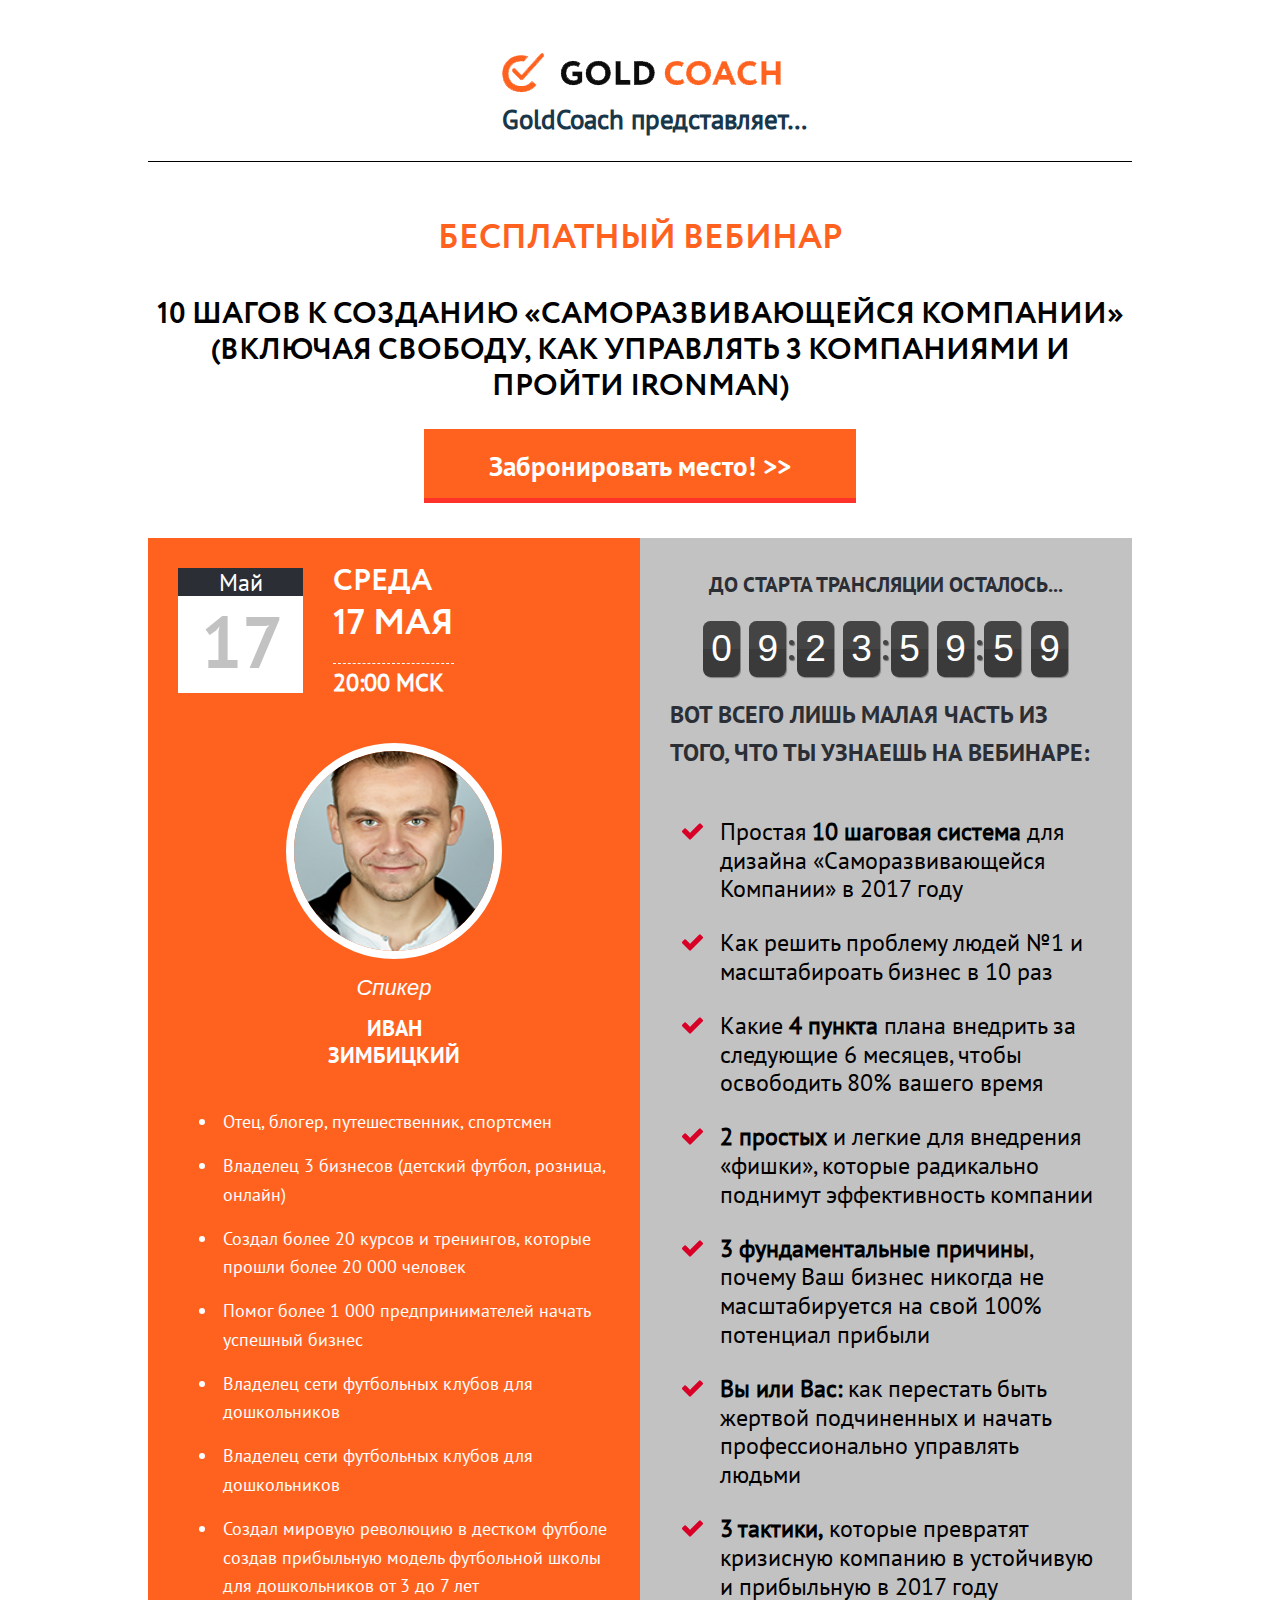
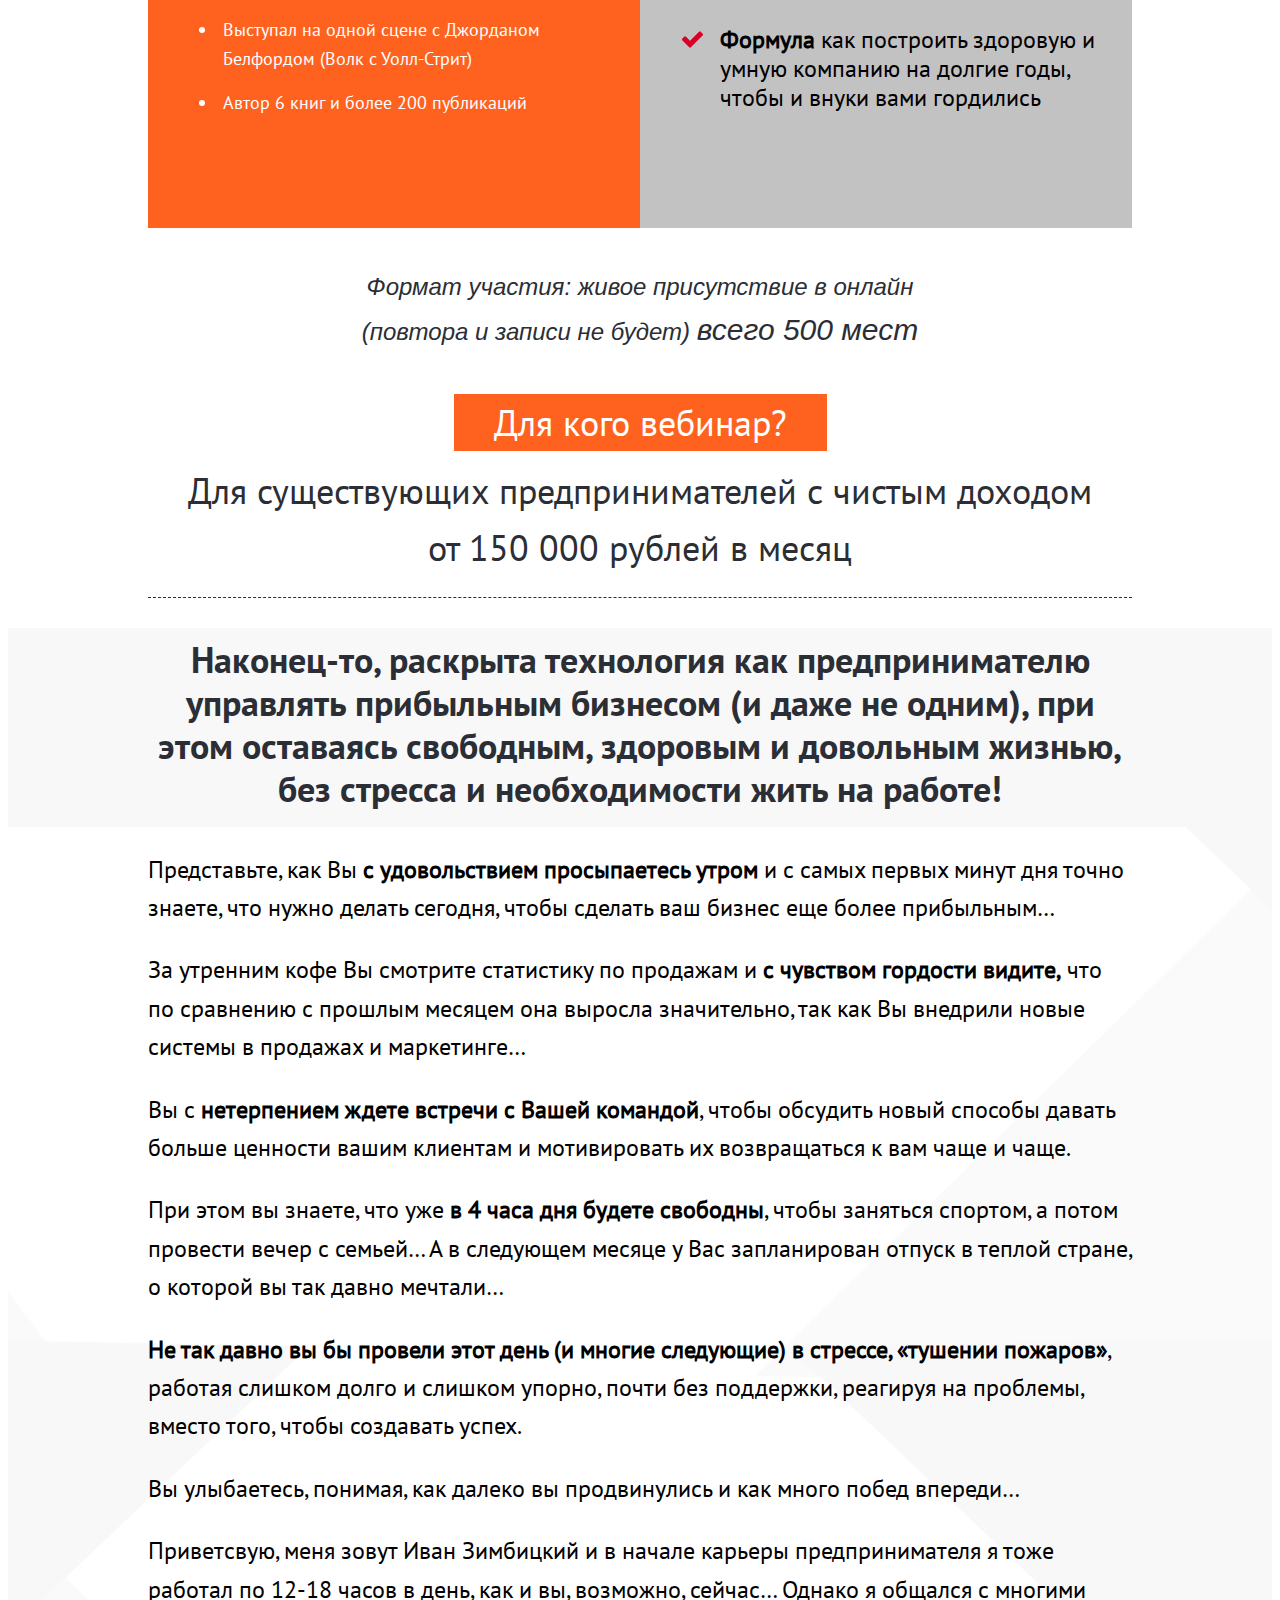
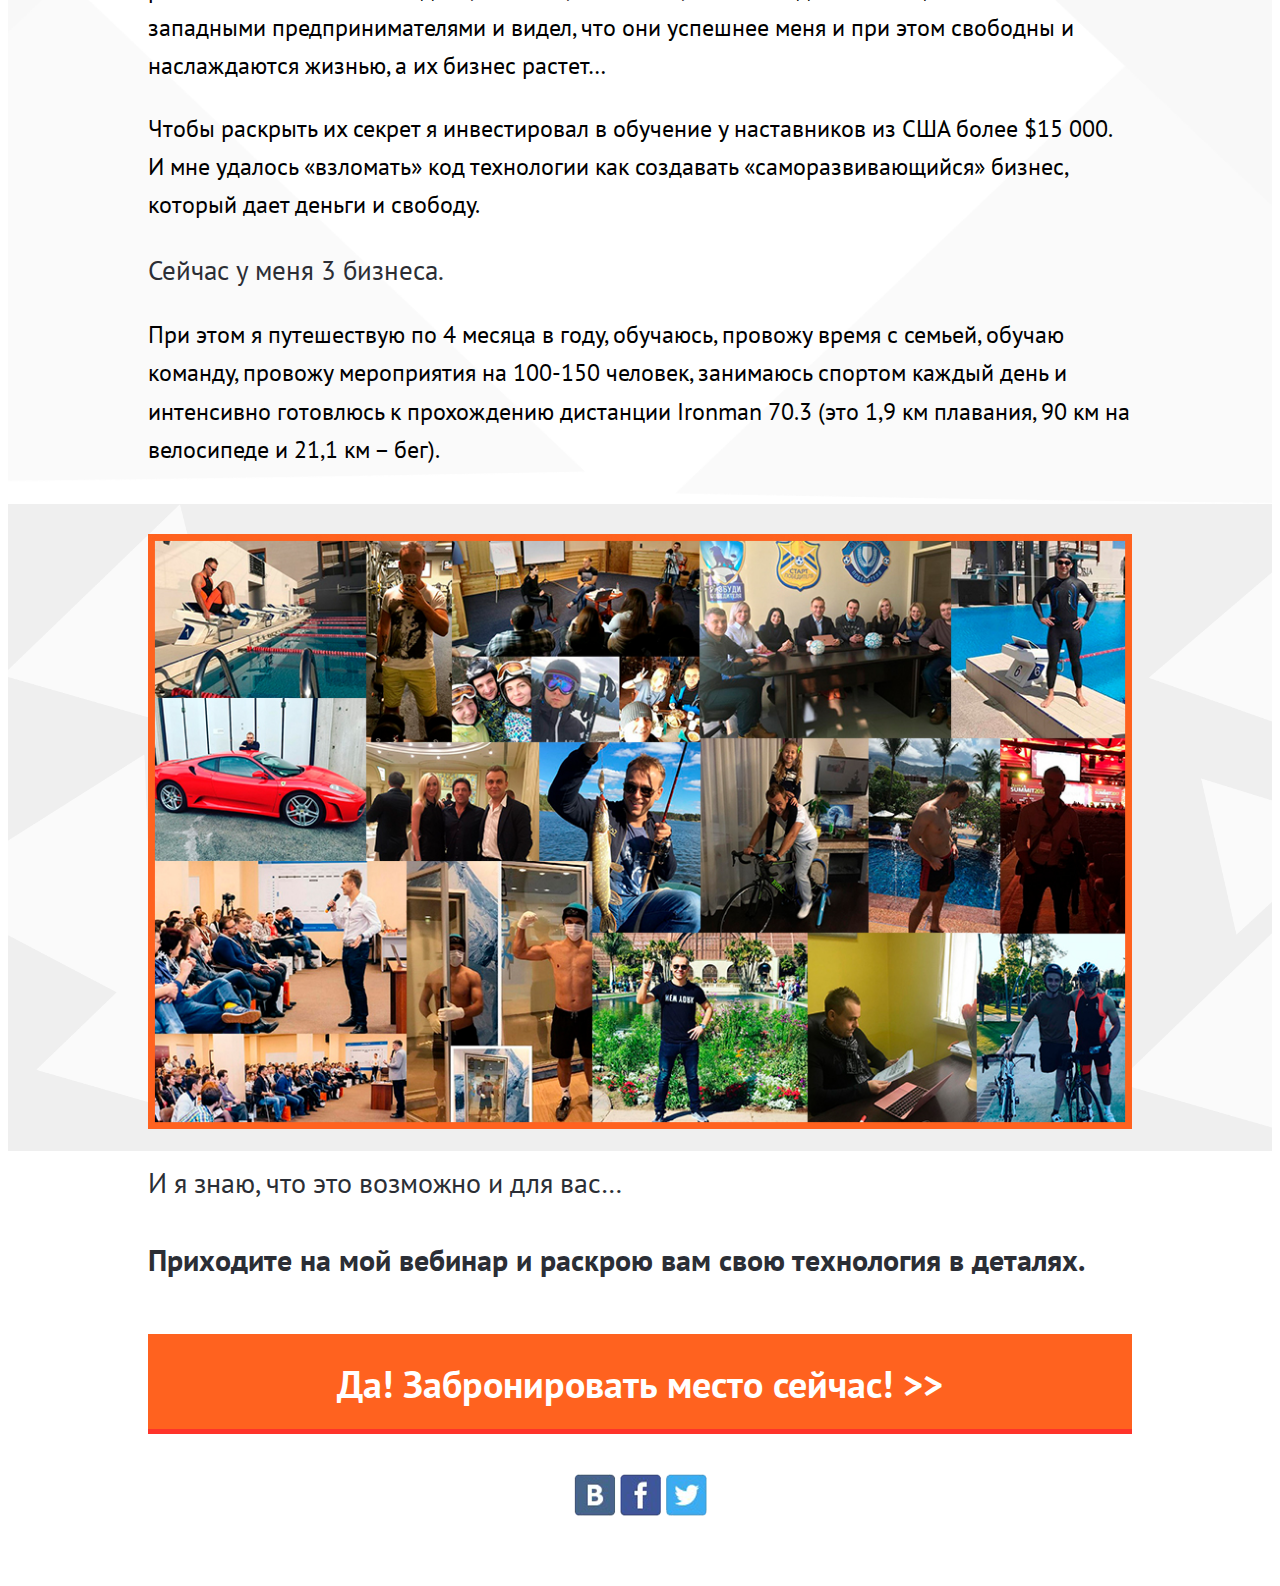
<file: index.html>
<!DOCTYPE html>
<!--[if lt IE 7 ]><html class="ie ie6" lang="en"> <![endif]-->
<!--[if IE 7 ]><html class="ie ie7" lang="en"> <![endif]-->
<!--[if IE 8 ]><html class="ie ie8" lang="en"> <![endif]-->
<!--[if (gte IE 9)|!(IE)]><!--><html lang="ru"> <!--<![endif]-->

<head>
	<meta charset="utf-8">
	<title>Test</title>
	<meta name="description" content="">
	<link rel="shortcut icon" href="img/favicon/favicon.ico" type="image/x-icon">
	<meta http-equiv="X-UA-Compatible" content="IE=edge">
	<meta name="viewport" content="width=device-width, initial-scale=1, maximum-scale=1">
	<link rel="stylesheet" href="css/fonts.css">
	<link rel="stylesheet" href="css/main.css">
	<link rel="stylesheet" href="css/media.css">
	<link rel="stylesheet" href="libs/jquery.countdown/jquery.countdown.css" />
</head>

<body>
	<!-- Шапка -->
	<header class="main_header">
		<div class="logo_wrap">
			<img src="img/logo.png" alt="Gold coach">
			<h2>GoldCoach представляет…</h2>
		</div>

		<div class="free_webinar">
			<h1>Бесплатный вебинар</h1>
			<p>10 ШАГОВ К СОЗДАНИЮ «САМОРАЗВИВАЮЩЕЙСЯ КОМПАНИИ» 
				(ВКЛЮЧАЯ СВОБОДУ, КАК УПРАВЛЯТЬ 3 КОМПАНИЯМИ 
			И ПРОЙТИ IRONMAN)</p>
		</div>

		<a href="#" class="button">Забронировать место! >></a>
	</header>
	<!-- Конец шакпи -->
	<!-- Главный контент -->
	<section class="content">
		<div class="container">
			<div class="column-1 hide">
				<div class="left_side">
					<div class="data">
						<span>Май</span>
						<strong>17</strong>
					</div>
					<div class="data_right">
						<span>Среда</span>
						<p>17 мая</p>
						<h6>20:00 МСК</h6>
					</div>
					<div class="photo_ivan">
						<img src="img/Ivan.jpg" alt="">
					</div>
					<div class="about_user">
						<span>Спикер</span>
						<p>Иван<br> Зимбицкий</p>
						<ul>
							<li>Отец, блогер, путешественник, спортсмен</li>
							<li>Владелец 3 бизнесов (детский футбол,          розница, онлайн)
							</li>
							<li>Создал более 20 курсов и тренингов, которые прошли более 20 000 человек</li>
							<li>Помог более 1 000 предпринимателей начать успешный бизнес</li>
							<li>Владелец сети футбольных клубов для дошкольников</li>
							<li>Владелец сети футбольных клубов для дошкольников</li>
							<li>Создал мировую революцию в дестком футболе создав прибыльную модель футбольной школы для дошкольников от 3 до 7 лет</li>
							<li>Выступал на одной сцене с Джорданом Белфордом (Волк с Уолл-Стрит)</li>
							<li>Автор 6 книг и более 200 публикаций</li>
						</ul>
					</div>
				</div>
			</div>
			<div class="column-2">
				<div class="right_side">
					<h3>До Старта Трансляции осталось...</h3>
					<div id="countdown"></div>
					<!-- <div class="days">
						<ul>
							<li>Дней</li>
							<li>Часов</li>
							<li>Минут</li>
							<li>Секунд</li>
						</ul>
					</div> -->

					<div class="right_side_desc">
						<h2>Вот всего лишь малая часть из того, 
						что ты узнаешь на вебинаре:</h2>
						<ul>
							<li>Простая <b>10 шаговая система</b> для дизайна «Саморазвивающейся Компании» в 2017 году</li>
							<li>Как решить проблему людей №1 и масштабироать бизнес в 10 раз</li>
							<li>Какие <b>4 пункта</b> плана внедрить за следующие 6 месяцев, чтобы освободить 80% вашего время</li>
							<li><b>2 простых</b> и легкие для внедрения «фишки», которые радикально поднимут эффективность компании</li>
							<li><b>3 фундаментальные причины</b>, почему Ваш бизнес никогда не масштабируется на свой 100% потенциал прибыли </li>
							<li><b>Вы или Вас:</b> как перестать быть жертвой подчиненных и начать профессионально управлять людьми</li>
							<li><b>3 тактики,</b> которые превратят кризисную компанию в устойчивую и прибыльную в 2017 году </li>
							<li><b>Формула</b> как построить здоровую и умную компанию на долгие годы, чтобы и внуки вами гордились </li>
						</ul>
					</div>
				</div>
			</div>
			<div class="column-1 visible">
				<div class="left_side">
					<div class="data">
						<span>Май</span>
						<strong>17</strong>
					</div>
					<div class="data_right">
						<span>Среда</span>
						<p>17 мая</p>
						<h6>20:00 МСК</h6>
					</div>
					
					<div class="photo_ivan">
						<img src="img/Ivan.jpg" alt="">
					</div>
					<div class="about_user">
						
						<span>Спикер</span>
						<p>Иван<br> Зимбицкий</p>

						<ul>
							<li>Отец, блогер, путешественник, спортсмен</li>
							<li>Владелец 3 бизнесов (детский футбол,          розница, онлайн)
							</li>
							<li>Создал более 20 курсов и тренингов, которые прошли более 20 000 человек</li>
							<li>Помог более 1 000 предпринимателей начать успешный бизнес</li>
							<li>Владелец сети футбольных клубов для дошкольников</li>
							<li>Владелец сети футбольных клубов для дошкольников</li>
							<li>Создал мировую революцию в дестком футболе создав прибыльную модель футбольной школы для дошкольников от 3 до 7 лет</li>
							<li>Выступал на одной сцене с Джорданом Белфордом (Волк с Уолл-Стрит)</li>
							<li>Автор 6 книг и более 200 публикаций</li>
						</ul>
					</div>
				</div>
			</div>
		</div>
		<div class="after_description">
			<p>Формат участия: живое присутствие в онлайн 
				(повтора и записи не будет) <span>всего 500 мест</span></p>
				<a href="#" class="btn_about">Для кого вебинар?</a>
				<h3>Для существующих предпринимателей с чистым доходом 
				от 150 000 рублей в месяц</h3>
			</div>
		</section>
		<!--Конец главного контента -->
		<!-- Секция вебинара -->
		<section class="technologie_webinar">
			<div class="busines_webinar">
				<h3>Наконец-то, раскрыта технология как предпринимателю управлять прибыльным бизнесом (и даже не одним), при этом оставаясь свободным, здоровым и довольным жизнью, без стресса и необходимости жить на работе!</h3>
				<p>Представьте, как Вы <b>с удовольствием просыпаетесь утром</b> и с самых первых минут дня точно знаете, что нужно делать сегодня, чтобы сделать ваш бизнес еще более прибыльным… </p>
				<p>За утренним кофе Вы смотрите статистику по продажам и <b>с чувством гордости видите,</b> что по сравнению с прошлым месяцем она выросла значительно, так как Вы внедрили новые системы в продажах и маркетинге… 
				</p>
				<p>Вы с <b>нетерпением ждете встречи с Вашей командой</b>, чтобы обсудить новый способы давать больше ценности вашим клиентам и мотивировать их возвращаться к вам чаще и чаще. </p>
				<p>При этом вы знаете, что уже <b>в 4 часа дня будете свободны</b>, чтобы заняться спортом, а потом провести вечер с семьей… А в следующем месяце у Вас запланирован отпуск в теплой стране, о которой вы так давно мечтали…
				</p>
				<p><b>Не так давно вы бы провели этот день (и многие следующие) в стрессе, «тушении пожаров»</b>, работая слишком долго и слишком упорно, почти без поддержки, реагируя на проблемы, вместо того, чтобы создавать успех. </p>
				<p>Вы улыбаетесь, понимая, как далеко вы продвинулись и как много побед впереди… </p>
				<p>Приветсвую, меня зовут Иван Зимбицкий и в начале карьеры предпринимателя я тоже работал по 12-18 часов в день, как и вы, возможно, сейчас… Однако я общался с многими западными предпринимателями и видел, что они успешнее меня и при этом свободны и наслаждаются жизнью, а их бизнес растет… </p>
				<p>Чтобы раскрыть их секрет я инвестировал в обучение у наставников из США более $15 000. И мне удалось «взломать» код технологии как создавать «саморазвивающийся» бизнес, который дает деньги и свободу. 
				</p>
				<h5>Сейчас у меня 3 бизнеса. </h5>
				<p>При этом я путешествую по 4 месяца в году, обучаюсь, провожу время с семьей, обучаю команду, провожу мероприятия на 100-150 человек, занимаюсь спортом каждый день и интенсивно готовлюсь к прохождению дистанции Ironman 70.3 (это 1,9 км плавания, 90 км на велосипеде и 21,1 км – бег). </p>
			</div>
		</section>
		<!-- Конец секии вебинаров -->
		<!-- Секция коллаж -->
		<section class="collage_foto">
			<div class="collage_fotography">
				<img src="img/collage.jpg" alt="">
			</div>
		</section>

		<section class="collage_description">
			<h3>И я знаю, что это возможно и для вас…</h3>
			<p>
			Приходите на мой вебинар и раскрою вам свою технология в деталях. </p>
			<a href="#" class="button btn-collage">Да! Забронировать место сейчас! >></a>
			<div class="footer_social">
				<img src="img/social.png" alt="">
			</div>
		</section>
		<!-- Конец секии коллажа -->
		<div class="loader">
			<div class="loader_inner"></div>
		</div>

	<!--[if lt IE 9]>
	<script src="libs/html5shiv/es5-shim.min.js"></script>
	<script src="libs/html5shiv/html5shiv.min.js"></script>
	<script src="libs/html5shiv/html5shiv-printshiv.min.js"></script>
	<script src="libs/respond/respond.min.js"></script>
<![endif]-->

<script src="libs/jquery/jquery-2.2.4.min.js"></script>
<script src="libs/jquery.countdown/jquery.countdown.js"></script>

<script src="js/script.js"></script>

</body>
</html>
</file>
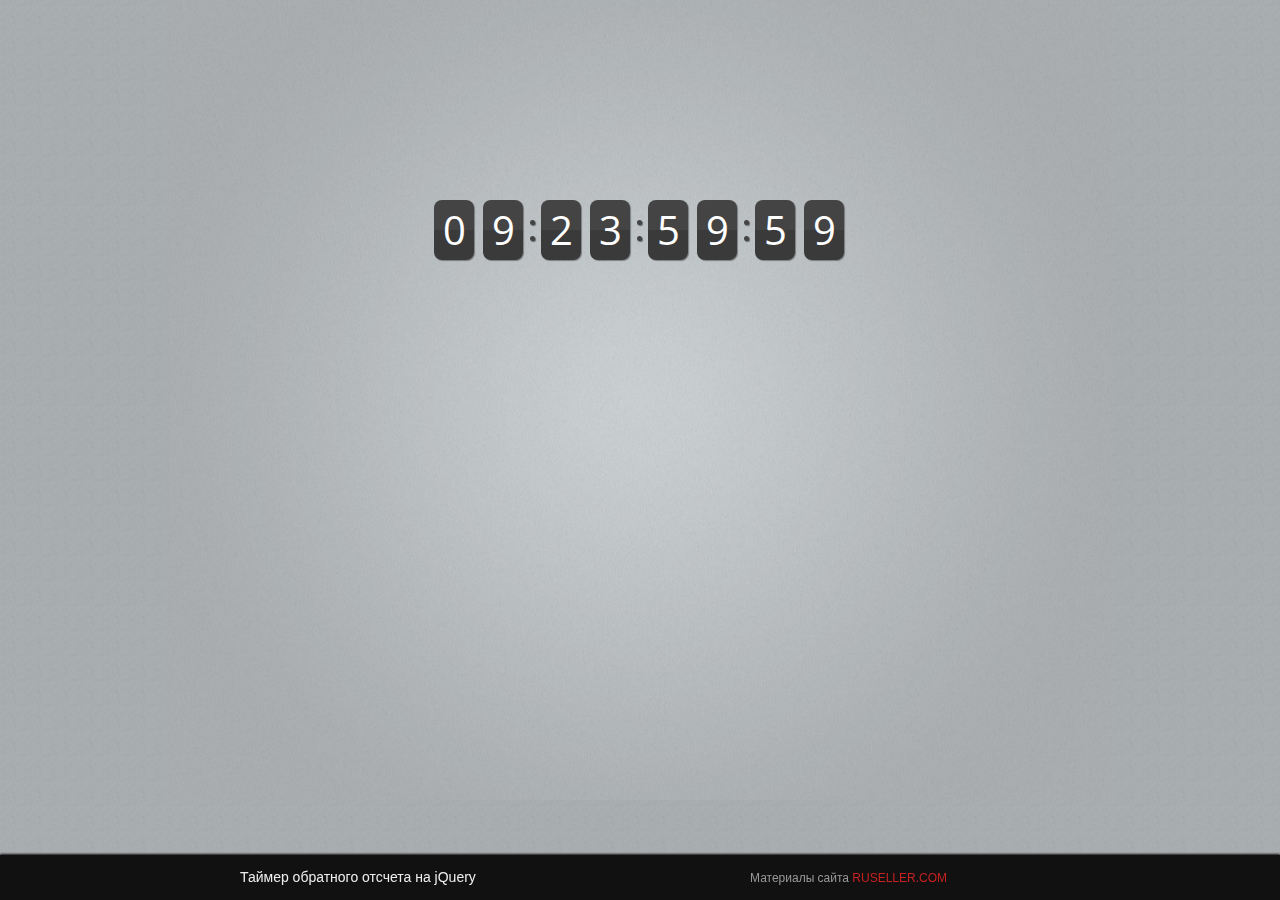
<file: libs/demo_1341/index.html>
<!DOCTYPE html>
<html>
    <head>
        <meta charset="utf-8" />
        <title>Таймер обратного отсчета на jQuery | Материалы сайта RUSELLER.COM</title>
        
        <!-- Файлы CSS -->
        <link rel="stylesheet" href="http://fonts.googleapis.com/css?family=Open+Sans+Condensed:300" />
        <link rel="stylesheet" href="assets/css/styles.css" />
        <link rel="stylesheet" href="assets/countdown/jquery.countdown.css" />
        
        <!--[if lt IE 9]>
          <script src="http://html5shiv.googlecode.com/svn/trunk/html5.js"></script>
        <![endif]-->
    </head>
    
    <body>

		<div id="countdown"></div>

		

        <footer>
	        <h2>Таймер обратного отсчета на jQuery</h2>
            <a class="tzine" href="http://www.ruseller.com">Материалы сайта <i><b>RUSELLER.COM</b></i></a>
        </footer>
        
        <!-- JavaScript -->
		<script src="http://code.jquery.com/jquery-1.7.1.min.js"></script>
		<script src="assets/countdown/jquery.countdown.js"></script>
		<script src="assets/js/script.js"></script>

    </body>
</html>
</file>
<file: css/fonts.css>
@font-face {
	font-family: "Circe-Bold";
	src: url("../fonts/Circe-Bold/Circe-Bold.eot");
	src: url("../fonts/Circe-Bold/Circe-Bold.eot?#iefix") format("embedded-opentype"),
			 url("../fonts/Circe-Bold/Circe-Bold.woff") format("woff"),
			 url("../fonts/Circe-Bold/Circe-Bold.ttf") format("truetype");
	font-style: normal;
	font-weight: normal;
}
@font-face {
	font-family: "PTSansRegular";
	src: url("../fonts/PTSansRegular/PTSansRegular.eot");
	src: url("../fonts/PTSansRegular/PTSansRegular.eot?#iefix") format("embedded-opentype"),
			 url("../fonts/PTSansRegular/PTSansRegular.woff") format("woff"),
			 url("../fonts/PTSansRegular/PTSansRegular.ttf") format("truetype");
	font-style: normal;
	font-weight: normal;
}

@font-face {
	font-family: "PTSansBold";
	src: url("../fonts/PTSansBold/PTSansBold.eot");
	src: url("../fonts/PTSansBold/PTSansBold.eot?#iefix") format("embedded-opentype"),
			 url("../fonts/PTSansBold/PTSansBold.woff") format("woff"),
			 url("../fonts/PTSansBold/PTSansBold.ttf") format("truetype");
	font-style: normal;
	font-weight: normal;
}
</file>
<file: css/main.css>
body {
	font-family: sans-serif;
	font-size: 24px;
	min-width: 320px;
	position: relative;
	line-height: 1.6;
	font-family: "PTSansRegular", sans-serif;
	overflow-x: hidden;
	box-sizing: border-box;
}

section {
	padding: 10px 140px;
	position: relative;
}
.container {
	display: -webkit-box; /* iOS 6-, Safari 3.1-6 */
	display: -ms-flexbox; /* IE 10 */
	display: -webkit-flex; /* Chrome */
	display: flex; /* Opera 12.1, Firefox 20+ */
}
.column-1,
.column-2	{
	width: 50%;
}
/*Шапка*/
.main_header{	
	padding: 40px 140px;
	position: relative;
	text-align: center;
}
.logo_wrap {
	border-bottom: 1px solid #000;
}
.logo_wrap img {
	margin: 0 auto;
	display: block;
}
.main_header h2 {
	font-size: 27px;
	font-family: "PTSansRegular", sans-serif;
	color: #18374b;
	margin: 0;
	padding: 0;
	margin-bottom: 20px;
	margin-top: 2px;
	margin-left: 30px;
}

.free_webinar {
	margin-top: 50px;
}
.free_webinar h1 {
	padding: 0;
	margin: 0;
	font-size: 34px;
	font-family: "Circe-Bold", sans-serif;
	color: #ff621f;
	text-transform: uppercase;
	
}
.free_webinar p {
	font-size: 30px;
	font-family: "Circe-Bold", sans-serif;
	color: #000;
	line-height: 1.2;
	margin-bottom: 40px;
}
/*Конец шапки*/

/*Левая колонка контента*/
.left_side {
	height: 100%;
	background-color: #ff621f;
	padding: 30px;
	position: relative;
}
.data {
	width: 125px;
	height: 125px;
	background-color: #fff;
	position: relative;
	display: inline-block;
	float: left;
}
.data strong {
	font-size: 73px;
	font-family: "PTSansBold", sans-serif;
	color: #c2c2c2;
	position: absolute;
	top: 15px;
	right: 20px;
}
.data span {
	color: #fff;
	position: absolute;
	right: 40px;
	top: -4px;
}
.data:before {
	content: "";
	position: absolute;
	top: 0;
	left: 0;
	background-color: #2b2e35;
	height: 28px;
	width: 100%;
}
.data_right {
	display: inline-block;
	color: #fff;
	margin-left: 30px;
	margin-top: -10px;
}
.data_right span {
	font-family: "Circe-Bold", sans-serif;
	text-transform: uppercase;
	font-size: 30px;
	margin: 0;
	padding: 0;
	display: block;
	margin-bottom: -10px;
}
.data_right p {
	font-family: "Circe-Bold", sans-serif;
	text-transform: uppercase;
	font-size: 36px;
	margin: 0;
	padding: 0;
}
.data_right h6 {
	font-family: "PTSansRegular", sans-serif;
	font-size: 24px;
	margin: 0;
	padding: 0;
	border-top: 1px dashed #fff;
	margin-top: 10px;
}
.photo_ivan {
	text-align: center;
	margin-top: 40px;
}
.photo_ivan img {
	border: 8px solid #fff;
	border-radius: 50%;
	width: 200px;
	height: 200px;
}
.about_user {
	color: #fff;
	font-size: 18px;
	font-family: "PTSansRegular";
}
.about_user li {
	margin-bottom: 15px;
	padding-left: 5px;
}
.about_user span {
	font-family: Georgia, sans-serif;
	font-style: italic;
	font-size: 22px;
	text-align: center;
	display: block;
	margin-bottom: 10px;
}
.about_user p {
	font-family: "PTSansBold", sans-serif;
	font-size: 22px;
	text-align: center;
	display: block;
	text-transform: uppercase;
	margin: 0;
	padding: 0;
	line-height: 1.2;
	margin-bottom: 40px;
}

/*Правая колонка контента*/
.right_side {
	height: 100%;
	background-color: #c2c2c2;
	padding: 30px;
	position: relative;
}
.right_side h3,
.right_side h2 {
	font-size: 21px;
	padding: 0;
	margin: 0;
	margin-bottom: 20px;
	font-family: "PTSansBold";
	text-transform: uppercase;
	color: #2b2e35;
	text-align: center;
}
.right_side h2 {
	font-size: 24px;
	text-align: left;
}
.right_side_desc ul {
	list-style-image: url('../img/galka.png');
	margin-top: 45px;
}
.right_side_desc li {
	font-size: 24px;
	font-family: "PTSansRegular", sans-serif;
	padding-left: 10px;
	line-height: 1.2;
	margin-bottom: 25px;
}
/*Описание*/
.after_description {
	position: relative;
	text-align: center;
	margin-top: 100px;
	border-bottom: 1px dashed #2b2e35;
	margin-bottom: 20px;
}
.after_description p {
	font-family: Georgia,sans-serif;
	font-style: italic;
	padding: 0 200px;
	font-size: 24px;
	color: #2b2e35;
	margin-bottom: 40px;
}
.after_description span {
	font-size: 30px;
}
.after_description h3 {
	color: #2b2e35;
	font-size: 36px;
	font-family: "PTSansRegular", sans-serif;
	font-weight: 300;
	padding: 0 20px;
	margin: 0;
	margin-top: 10px;
	margin-bottom: 20px;
}
/*Секция вебинара*/
.technologie_webinar {
	background-color: #fff;
	background-image: url(../img/rectangle.png);
	background-position: center;
	-webkit-background-size: cover;
	background-size: cover;
	background-repeat: no-repeat;
}
.busines_webinar h3 {
	font-family: "PTSansBold", sans-serif;
	font-size: 36px;
	color: #2b2e35;
	text-align:center;
	margin: 0;
	padding: 0;
	line-height: 1.2;
	margin-bottom: 40px;
}
.busines_webinar h5 {
	font-size: 27px;
	margin: 0;
	padding: 0;
	color: #2b2e35;
	font-weight: 100;
}
/*Конец секции вебинара*/
/*Секция коллажа*/
.collage_foto {
	background-image: url(../img/triangle.png);
	background-color: #efefef;
	background-position: center;
	-webkit-background-size: cover;
	background-size: cover;
	background-repeat: no-repeat;
}
.collage_fotography {
	text-align: center;
}
.collage_fotography img {
	max-width: 100%;
	margin-top: 20px;
}
.collage_description h3 {
	margin: 0;
	padding: 0;
	color: #2b2e35;
	font-weight: 100;
}
.collage_description p {
	font-size: 30px;
	font-family: "PTSansBold";
	color: #2b2e35;
	margin-bottom: 50px;
}

.footer_social {
	text-align: center;
	margin: 40px;
}
/*Конец секции коллажа*/

/*Buttons*/

.button {
	padding: 20px 65px;
	background-color: #ff621f;
	color: #fff;
	text-decoration: none;
	position: relative;
	font-family: "PTSansBold", sans-serif;
	font-size: 27px;
	
}
.button:hover {
	background-color: #d15c2b;
	transition: all 0.5s ease;
}
.button:after {
	content: "";
	position: absolute;
	bottom: 0;
	left: 0;
	height: 5px;
	background-color: #ff332a;
	width: 100%;
}
.btn_about {
	padding: 5px 40px;
	background-color: #ff621f;
	font-size: 36px;
	text-decoration: none;
	color: #fff;
}
.button.btn-collage {
	display: block;
	text-align: center;
	font-size: 38px;
}


/*.days ul {
	list-style-type: none;
	margin: 0;
	padding: 0;
	margin-bottom: 30px;
	margin-top: -10px;

}
.days ul li {
	display: inline-block;
	text-transform: uppercase;
	font-size: 14px;
	font-family: "Circe-Bold", sans-serif;
	color: #2b2e35;
}
.days li:nth-child(1){
	margin-right: 58px;
	margin-left: 30px;
}
.days li:nth-child(2){
	margin-right: 53px;
	
}
.days li:nth-child(3){
	margin-right: 45px;
}
*/
</file>
<file: css/media.css>
/*==========  Desktop First Method  ==========*/

/* Large Devices, Wide Screens */
@media only screen and (max-width : 1200px) {
	.button.btn-collage {
		font-size: 35px;
	}
	.countdownHolder {
		font: 26px/1.5 'Open Sans Condensed',sans-serif!important;
	}
	.days {
		display: none;
	}
	.busines_webinar h3 {
		font-size: 32px;
	}
	.visible {
		display: none;
	}
}

/* Medium Devices, Desktops */
@media only screen and (max-width : 992px) {
	.container{
		display: flex;
		flex-direction: column;
	}
	.column-1,
	.column-2 {
		width: 100%;
	}
	.hide {
		display: none;
	}
	.after_description p {
		padding: 0;
		font-size: 22px;
	}
	.after_description h3{
		font-size: 25px;
	}
	.button.btn-collage {
		font-size: 22px;
		padding: 10px 20px;
	}
	.busines_webinar h3 {
		font-size: 28px;
	}
	.after_description {
		margin-top: 30px;
	}
	.collage_description p {
		font-size: 25px;
	}
	.busines_webinar p {
		font-size: 20px;
	}
	.visible {
		display: block;
	}
}

/* Small Devices, Tablets */
@media only screen and (max-width : 768px) {
	.main_header, section {
		padding: 0 20px;
	}
	.container{
		display: flex;
		flex-direction: column;
	}
	.column {
		width: 100%;
	}
	.button {
		padding: 20px 25px;
		display: block;
		width: 70%;
		margin: 0 auto;
		margin-bottom: 30px;
	}
	.button.btn-collage {
		font-size: 23px;
		padding: 10px 20px;
		display: block;
		width: 90%;
	}
	.collage_description h3 {
		font-size: 24px;
		margin-top: 20px;
	}
	.after_description h3 {
		font-size: 24px;
	}
	.busines_webinar h3 {
		font-size: 23px;
	}
	.busines_webinar p{
		font-size: 19px;
	}
	.logo_wrap img {
		margin-top: 20px;
	}
}

/* Extra Small Devices, Phones */
@media only screen and (max-width : 480px) {
	.free_webinar p {
		font-size: 23px;
	}
	.button {
		padding: 10px 25px;
		display: block;
		margin-bottom: 30px;
		font-size: 17px;
		font-weight: 600;
	}
	.free_webinar h1 {
		font-size: 26px;
	}
	.free_webinar {
		margin-top: 20px;
	}
	.left_side {
		padding: 15px 25px;
	}
	.right_side {
		padding: 15px 25px;
	}
	.btn_about {
		font-size: 30px;
		padding: 5px 10px;
	}
	.busines_webinar h5 {
		font-size: 25px;
	}
	.button.btn-collage {
		font-size: 19px;
		width: 80%;
	}
	.right_side h3, .right_side h2 {
		font-size: 18px;
		margin-top: 10px;
	}
	.right_side_desc li {
		font-size: 18px;
	}
	.data {
		width: 100px;
		height: 100px;

	}
	.data strong {
		font-size: 57px;
	}
	.data span {
		right: 30px;
		top: -5px;
	}
	.photo_ivan img {
		width: 150px;
		height: 150px;
	}
	.data_right p {
		font-size: 30px;
	}
	.data_right span {
		font-size: 25px;
	}
	.data_right {
		margin-left: 25px;
		margin-top: -11px;
	}
	.data_right h6 {
		font-size: 20px;
	}
	.after_description p {
		font-size: 17px;
	}
	.btn_about {
		font-size: 30px;
		padding: 3px 15px;
	}
	.after_description h3 {
		font-size: 21px;
	}
	.busines_webinar h5 {
		font-size: 23px;
		font-weight: 100;
	}
	.collage_description h3 {
		font-size: 22px;
		margin-top: 20px;
	}
	.collage_description p {
		font-size: 22px;
	}
	.countdownHolder {
		font: 22px/1.4 'Open Sans Condensed',sans-serif!important;

	}
}

/* Custom, iPhone Retina */
@media only screen and (max-width : 320px) {
	.free_webinar p {
		font-size: 20px;
	}
	.after_description p{
		padding: 0;
	}
}


/*==========  Mobile First Method  ==========*/

/* Custom, iPhone Retina */
@media only screen and (min-width : 320px) {

}

/* Extra Small Devices, Phones */
@media only screen and (min-width : 480px) {

}

/* Small Devices, Tablets */
@media only screen and (min-width : 768px) {

}

/* Medium Devices, Desktops */
@media only screen and (min-width : 992px) {

}

/* Large Devices, Wide Screens */
@media only screen and (min-width : 1200px) {
	.visible {
		display: none;
	}
}
</file>
<file: libs/demo_1341/assets/css/styles.css>
/*-------------------------
	Сброс
--------------------------*/


*{
	margin:0;
	padding:0;
}


/*-------------------------
	Общие стили
--------------------------*/


html{
	background:url('../img/tile_bg.jpg') #b0b0b0;
	position:relative;
}

body{
	background:url('../img/page_bg_center.jpg') no-repeat center center;
	min-height: 600px;
    padding: 200px 0 0;
	font:14px/1.3 'Segoe UI',Arial, sans-serif;
}

a, a:visited {
	text-decoration:none;
	outline:none;
	color:#54a6de;
}

a:hover{
	text-decoration:underline;
}

section, footer{
	display: block;
}


/*----------------------------
	Основной раздел
-----------------------------*/

#note{
	color: #666666;
	font-size: 12px;
	margin: 0 auto;
	padding: 4px;
	text-align: center;
	text-shadow: 1px 1px 0 rgba(255, 255, 255, 0.3);
	width: 400px;
}


/*----------------------------
	Нижний колонтитул
-----------------------------*/


footer{
	background-color: #111111;
	bottom: 0;
	box-shadow: 0 -1px 2px #111111;
	height: 45px;
	left: 0;
	position: fixed;
	width: 100%;
	z-index: 100000;
}

footer h2{
	color: #EEEEEE;
	font-size: 14px;
	font-weight: normal;
	left: 50%;
	margin-left: -400px;
	padding: 13px 0 0;
	position: absolute;
	width: 540px;
}

footer h2 i{
	font-style:normal;
	color:#888;
}

footer a.tzine,a.tzine:visited{
	color: #999999;
	font-size: 12px;
	left: 50%;
	margin: 16px 0 0 110px;
	position: absolute;
	text-decoration: none;
	top: 0;
}

footer a i{
	color:#ccc;
	font-style: normal;
}

footer a i b{
	color:#c92020;
	font-weight: normal;
}
</file>
